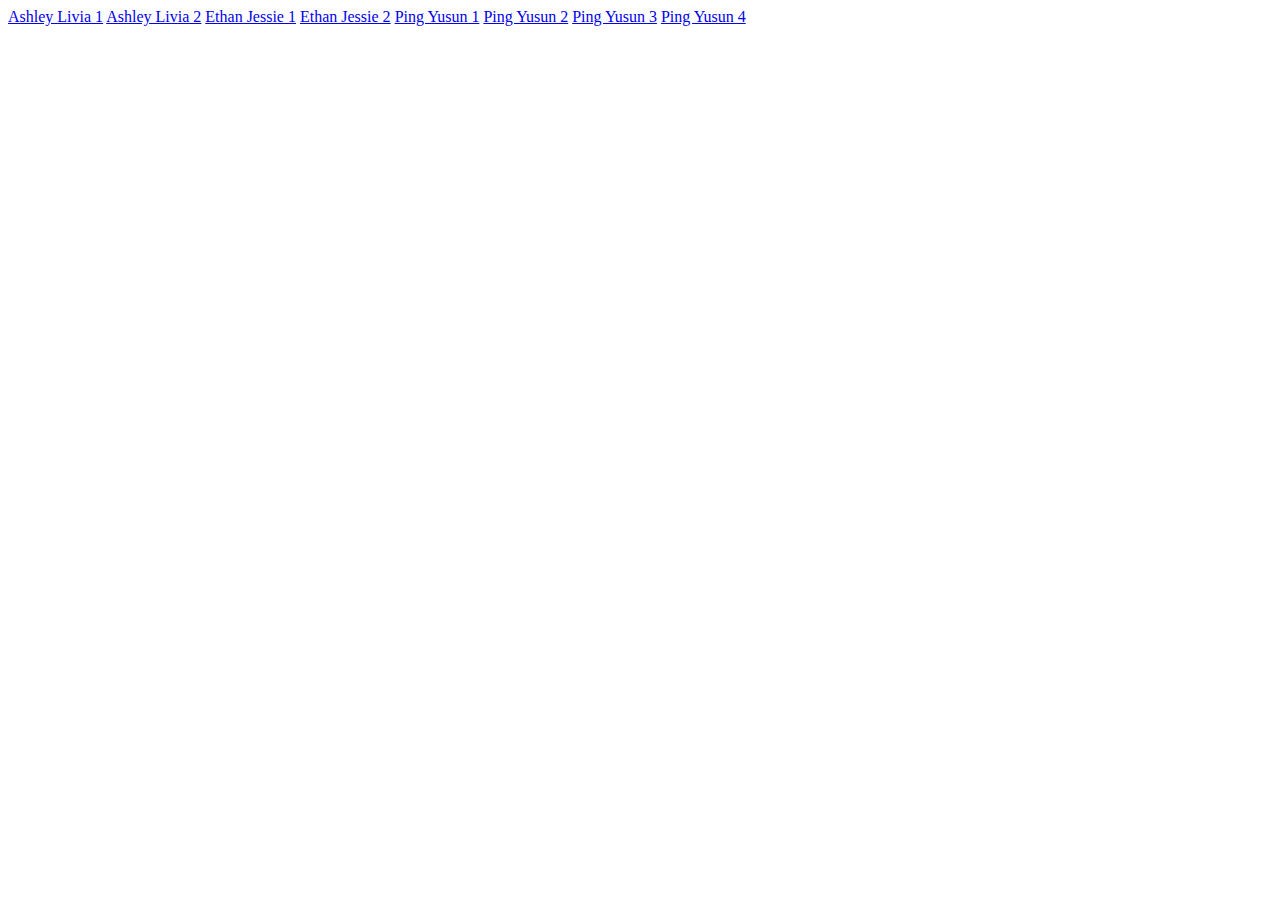
<file: index.html>
<!DOCTYPE html>
<html lang="en">
<head>
    <title>HTML/CSS Final Test</title>
</head>
<body>
    <a href="ashley-livia-1.html" target="_blank">Ashley Livia 1</a>
    <a href="ashley-livia-2.html" target="_blank">Ashley Livia 2</a>
    <a href="ethan-jessie-1.html" target="_blank">Ethan Jessie 1</a>
    <a href="ethan-jessie-2.html" target="_blank">Ethan Jessie 2</a>
    <a href="ping-yusun-1.html" target="_blank">Ping Yusun 1</a>
    <a href="ping-yusun-2.html" target="_blank">Ping Yusun 2</a>
    <a href="ping-yusun-3.html" target="_blank">Ping Yusun 3</a>
    <a href="ping-yusun-4.html" target="_blank">Ping Yusun 4</a>
</body>
</html>
</file>
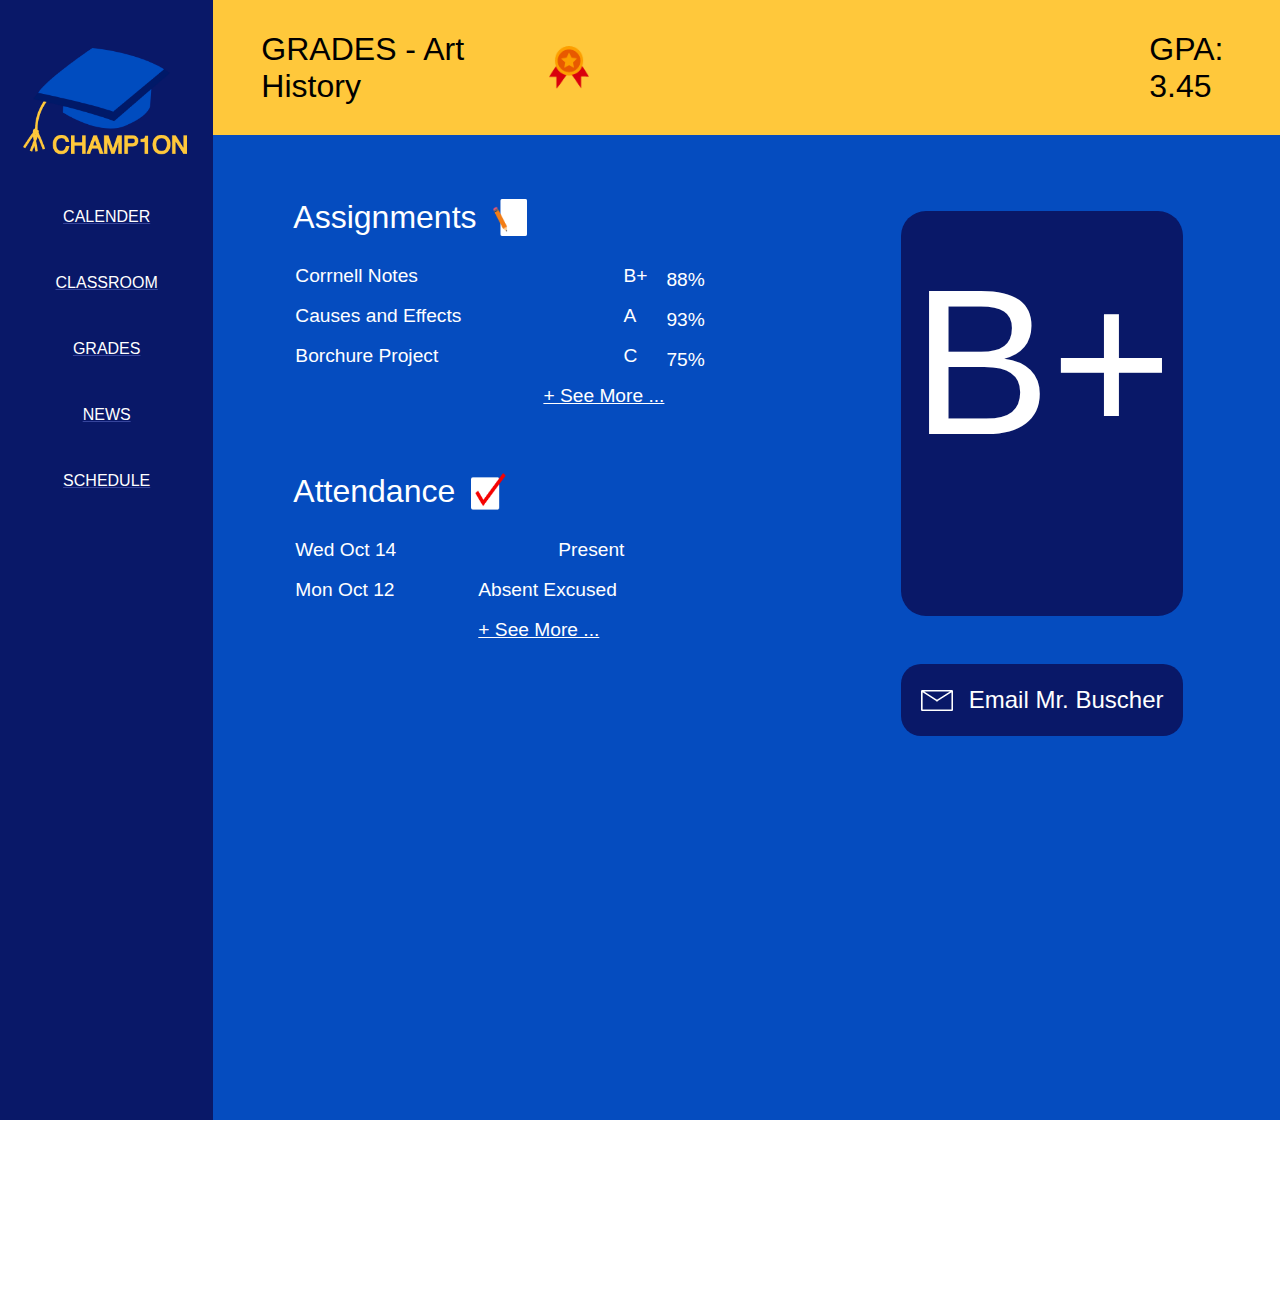
<file: ashley-livia-1.html>
<!DOCTYPE html>
<html lang="en">
<head>
    <link rel="stylesheet" href="style.css">
    <title>ashley-livia-1</title>
</head>
<body>
    <div class="all">
        <div class="top">
            <p>GRADES - Art History</p>
            <img src="images/ashley-livia-assets/Group 28.png">
            <p id="GPA"> GPA: 3.45</p>
        </div>
        <div class="left-side">
            <img src="images/ashley-livia-assets/logo.png">
            <div class="list">CALENDER</div>
            <div class="list">CLASSROOM</div>
            <div class="list">GRADES</div>
            <div class="list">NEWS</div>
            <div class="list">SCHEDULE</div>
        </div>
        <div class="major">
            <div class="M1" id="assignment">Assignments
                <img src="images/ashley-livia-assets/assignments.png">
            </div>
            <table>
                <tr>
                    <td class="content">Corrnell Notes</td>
                    <td class="content" id="grade">B+</td>
                    <td class="C1">88%</td>
                </tr>
                <tr>
                    <td class="content">Causes and Effects</td>
                    <td class="content" id="grade">A</td>
                    <td class="C1">93%</td>
                </tr>
                <tr>
                    <td class="content">Borchure Project</td>
                    <td class="content" id="grade">C</td>
                    <td class="C1">75%</td>
                </tr>
                <tr>
                    <td class="nothing"></td>
                    <td class="see-more">+ See More ...</td>
                </tr>
            </table>
            
            <div class="M1" id="attendance">Attendance
                <img src="images/ashley-livia-assets/attendance.png">
            </div>
            <table>
                <tr>
                    <td class="content">Wed Oct 14</td>
                    <td class="content" id="C2">Present</td>
                </tr>
                <tr>
                    <td class="content">Mon Oct 12</td>
                    <td class="content">Absent Excused</td>
                </tr>
                <tr>
                    <td class="nothing"></td>
                    <td class="see-more">+ See More ...</td>
                </tr>
            </table>

            <!-- <div class="total"> -->
                <div class="overall">
                    <div class="G">B+</div>
                </div>
                <div class="TG">
                    <img src="images/ashley-livia-assets/mail.png">
                    <p>Email Mr. Buscher</p>
                </div>
            <!-- </div> -->
        </div>
        <div class="arrow">
            <img src="images/ashley-livia-assets/ashley-livia-arrow.png">
        </div>
    </div>  
</body>
</html>
</file>
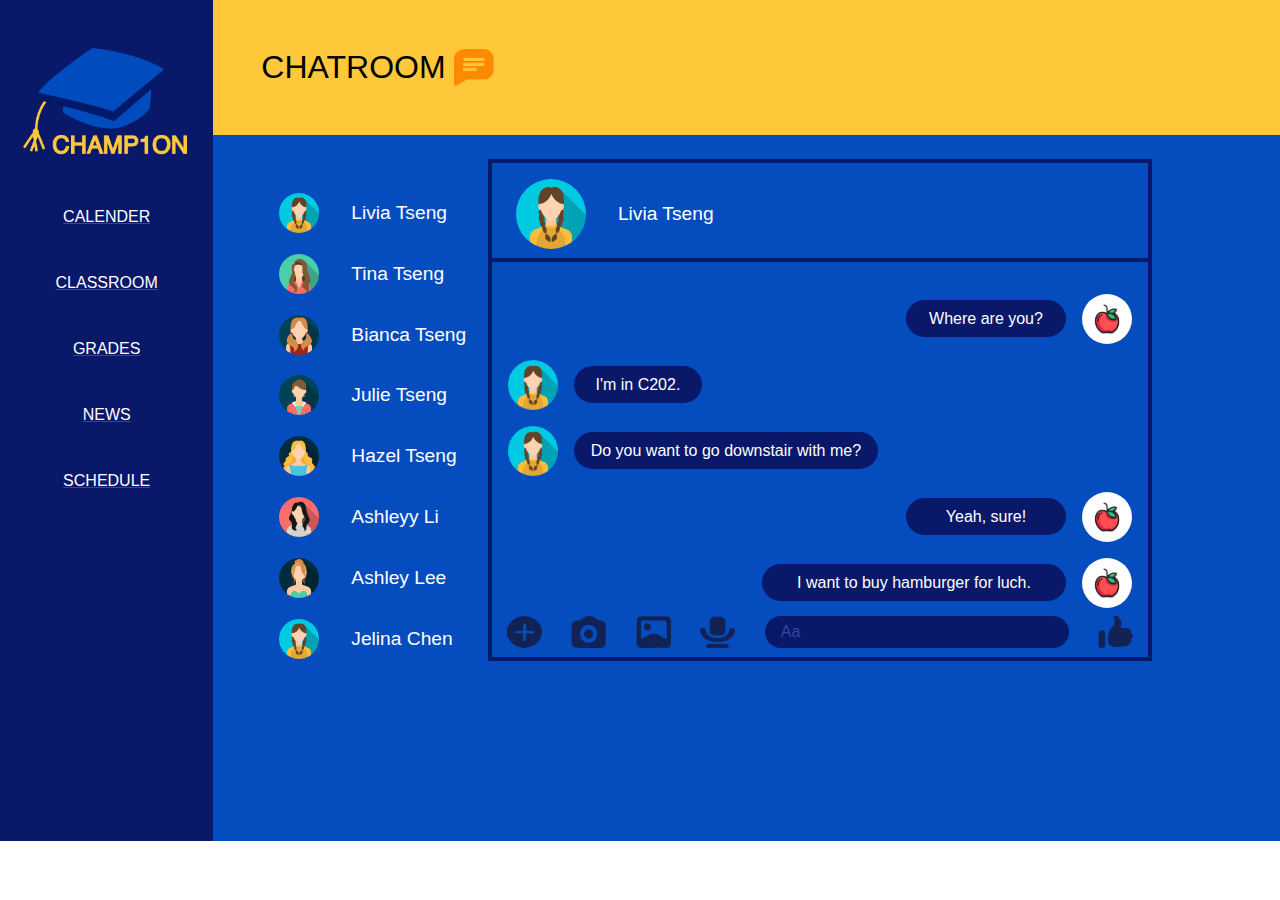
<file: ashley-livia-2.html>
<!DOCTYPE html>
<html lang="en">
<head>
    <link rel="stylesheet" href="style.css">
    <title>ashley-livia-2</title>
</head>
<body>
    <div class="all2">
        <div class="top">
            <p>CHATROOM</p>
            <img src="images/ashley-livia-assets/Group 42.png">
        </div>
        <div class="left-side">
            <img src="images/ashley-livia-assets/logo.png">
            <div class="list">CALENDER</div>
            <div class="list">CLASSROOM</div>
            <div class="list">GRADES</div>
            <div class="list">NEWS</div>
            <div class="list">SCHEDULE</div>
        </div>
        <div class="major-body">
            <div class="name-list">
                <table>
                    <tr>
                        <td class="icon" id="first">
                            <img src="images/ashley-livia-assets/pigtails-icon-flat-single-avatarpeaople-icon-vector-14449821.png">
                            <div class="name">Livia Tseng</div>
                        </td>
                        <td class="icon">
                            <img src="images/ashley-livia-assets/woman-icon-flat-single-avatarpeaople-icon-from-vector-14449863.png">
                            <div class="name">Tina Tseng</div>
                        </td>
                        <td class="icon">
                            <img src="images/ashley-livia-assets/girl-with-tails-icon-flat-single-avatarpeaople-vector-14449860.png">
                            <div class="name">Bianca Tseng</div>
                        </td>
                        <td class="icon">
                            <img src="images/ashley-livia-assets/woman-icon-flat-single-avatarpeaople-icon-from-vector-14449872.png">
                            <div class="name">Julie Tseng</div>
                        </td>
                        <td class="icon">
                            <img src="images/ashley-livia-assets/curly-girl-icon-flat-single-avatarpeaople-icon-vector-14449794.png">
                            <div class="name">Hazel Tseng</div>
                        </td>
                        <td class="icon">
                            <img src="images/ashley-livia-assets/gggg.png">
                            <div class="name">Ashleyy Li</div>
                        </td>
                        <td class="icon">
                            <img src="images/ashley-livia-assets/blonde-icon-flat-single-avatarpeaople-icon-from-vector-14449807.png">
                            <div class="name">Ashley Lee</div>
                        </td>
                        <td class="icon">
                            <img src="images/ashley-livia-assets/pigtails-icon-flat-single-avatarpeaople-icon-vector-14449821.png">
                            <div class="name">Jelina Chen</div>
                        </td>
                    </tr>
                </table>
            </div>
            <div class="chat-box">
                <div class="person">
                    <img src="images/ashley-livia-assets/pigtails-icon-flat-single-avatarpeaople-icon-vector-14449821.png">
                    <div class="name">Livia Tseng</div>
                </div>
                <div class="chat">
                    <div id="line1">
                        <p>Where are you?</p>
                        <div class="BI">
                            <img src="images/ashley-livia-assets/apple icon.png">
                        </div>
                    </div>
                    <div id="line2">
                        <img src="images/ashley-livia-assets/pigtails-icon-flat-single-avatarpeaople-icon-vector-14449821.png">
                        <p>I'm in C202. </p>
                    </div>
                    <div id="line3">
                        <img src="images/ashley-livia-assets/pigtails-icon-flat-single-avatarpeaople-icon-vector-14449821.png">
                        <p>Do you want to go downstair with me?</p>
                    </div>
                    <div id="line4">
                        <p>Yeah, sure!</p>
                        <div class="BI">
                            <img src="images/ashley-livia-assets/apple icon.png">
                        </div>
                    </div>
                    <div id="line5">
                        <p>I want to buy hamburger for luch.</p>
                        <div class="BI">
                            <img src="images/ashley-livia-assets/apple icon.png">
                        </div>
                    </div>
                    <div class="control">
                        <img src="images/ashley-livia-assets/Asset 10.png">
                        <img src="images/ashley-livia-assets/Asset 7.png">
                        <img src="images/ashley-livia-assets/Asset 6.png">
                        <img src="images/ashley-livia-assets/Asset 8.png">
                        <p>Aa</p>
                        <img src="images/ashley-livia-assets/Asset 9.png">
                    </div>
                </div>
            </div>
            <div class="arrow2">
                <img src="images/ashley-livia-assets/ashley-livia-arrow.png">
            </div>
        </div>
    </div>
</body>
</html>
</file>
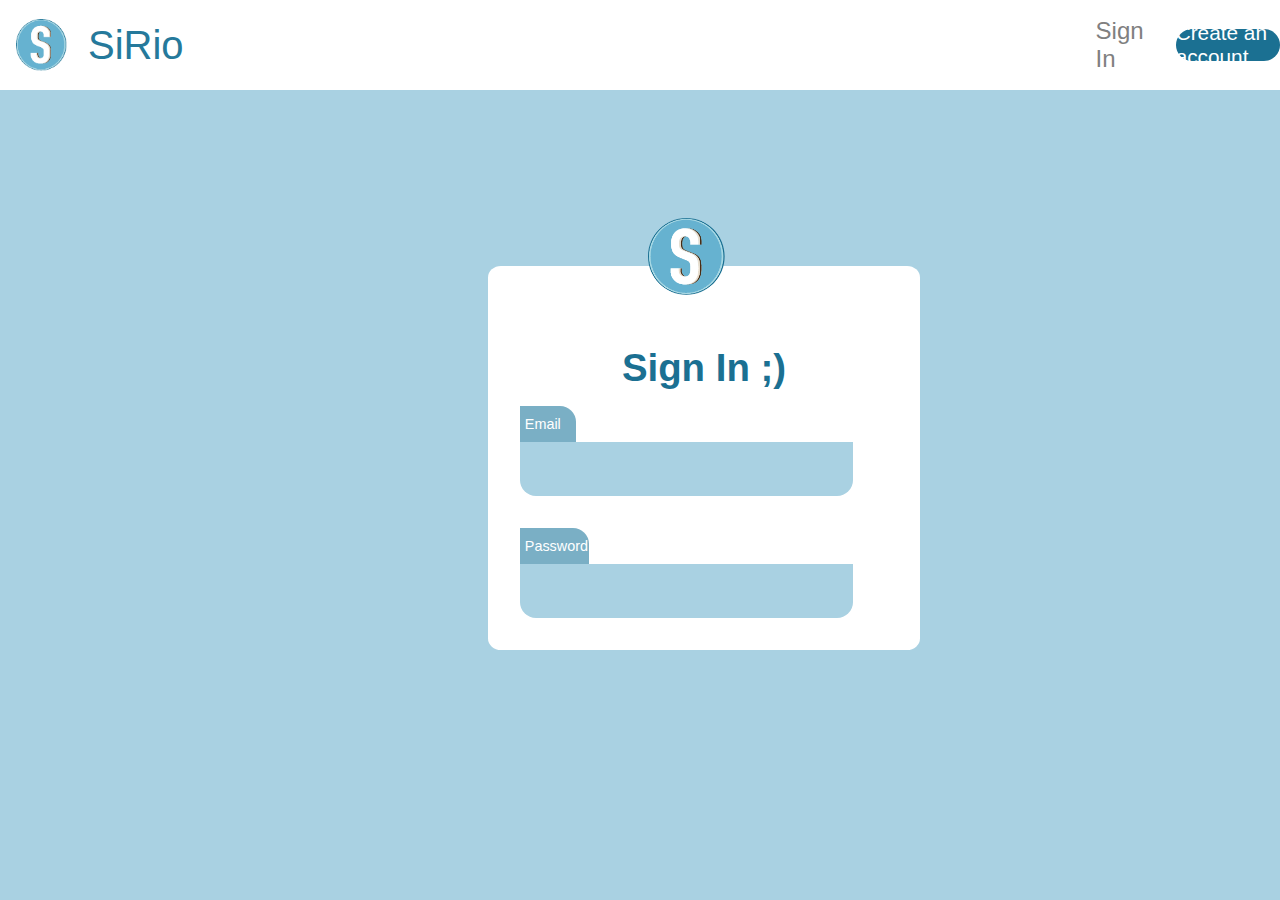
<file: ethan-jessie-1.html>
<!DOCTYPE html>
<html lang="en">
<head>
    <link rel="stylesheet" href="style.css">
    <title>ethan-jessie-1</title>
</head>
<body>
    <div class="background">
        <div class="topnav">
            <img src="images/sirio/Group 4.png">
            <div class="logo"><storng>SiRio</storng></div>
            <div class="sign">Sign In</div>
            <div class="create">Create an account</div>
        </div>
        <div class="main">
            <div class="box">
                <h1 class="title">Sign In ;)</h1>
                <div class="sub-title" id="email">Email</div>
                <div class="box1"></div>
                <div class="sub-title" id="password">Password</div>
                <div class="box1"></div>
            </div>
            <img src="images/sirio/Group 3.png">
        </div>
    </div>
        
</body>
</html>
</file>
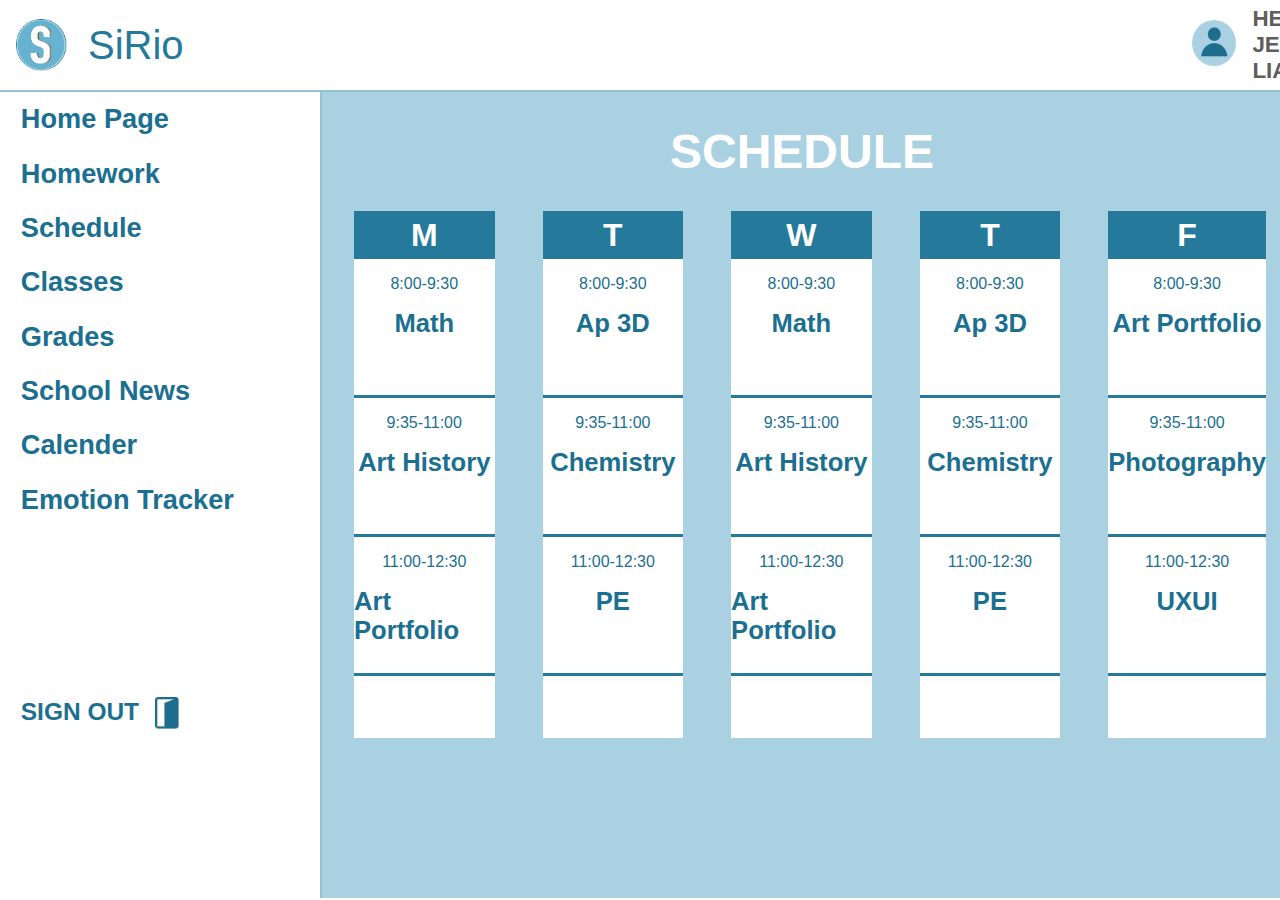
<file: ethan-jessie-2.html>
<!DOCTYPE html>
<html lang="en">
<head>
    <link rel="stylesheet" href="style.css">
    <title>ethan-jessie-2</title>
</head>
<body>
    <div id="background">
        <div class="topnav" id="nav">
            <img src="images/sirio/Group 4.png">
            <div class="logo" id="EJ2">SiRio</div>
            <div id="I1">
                <img src="images/sirio/Group 24.png">
            </div>
            <div class="hello"><strong>HELLO, JESSIE LIAO</strong></div>
        </div>
        <div class="left">
            <div class="list2">
                <div class="menus" id="l1">Home Page</div>
                <div class="menus" id="l2">Homework</div>
                <div class="menus" id="l3">Schedule</div>
                <div class="menus" id="l4">Classes</div>
                <div class="menus" id="l5">Grades</div>
                <div class="menus" id="l6">School News</div>
                <div class="menus" id="l7">Calender</div>
                <div class="menus" id="l8">Emotion Tracker</div>
            </div>
            <div class="left-bottom">
                <div class="menus"id="l9"> SIGN OUT</div>
                <img src="images/sirio/Group 5.png">
            </div>
        </div>
        <div class="right">
            <h1 id="T1">SCHEDULE</h1>
            <div class="table">
                <div class="day" id="Mon">M</div>
                <div class="m-first BS">
                    <div class="time">8:00-9:30</div>
                    <div class="class">Math</div>
                </div>
                <div class="m-second BS">
                    <div class="time">9:35-11:00</div>
                    <div class="class">Art History</div>
                </div>
                <div class="m-third BS">
                    <div class="time">11:00-12:30</div>
                    <div class="class">Art Portfolio</div>
                </div>
                <div class="white-box1 white-box"></div>

                <div class="day" id="Tues">T</div>
                <div class="t-first BS">
                    <div class="time">8:00-9:30</div>
                    <div class="class">Ap 3D</div>
                </div>
                <div class="t-second BS">
                    <div class="time">9:35-11:00</div>
                    <div class="class">Chemistry</div>
                </div>
                <div class="t-third BS">
                    <div class="time">11:00-12:30</div>
                    <div class="class">PE</div>
                </div>
                <div class="white-box2 white-box"></div>
            

                <div class="day" id="Wen">W</div>
                <div class="w-first BS">
                    <div class="time">8:00-9:30</div>
                    <div class="class">Math</div>
                </div>
                <div class="w-second BS">
                    <div class="time">9:35-11:00</div>
                    <div class="class">Art History</div>
                </div>
                <div class="w-third BS">
                    <div class="time">11:00-12:30</div>
                    <div class="class">Art Portfolio</div>
                </div>
                <div class="white-box3 white-box"></div>
            
                <div class="day" id="Thues">T</div>
                <div class="th-first BS">
                    <div class="time">8:00-9:30</div>
                    <div class="class">Ap 3D</div>
                </div>
                <div class="th-second BS">
                    <div class="time">9:35-11:00</div>
                    <div class="class">Chemistry</div>
                </div>
                <div class="th-third BS">
                    <div class="time">11:00-12:30</div>
                    <div class="class">PE</div>
                </div>
                <div class="white-box4 white-box"></div>

                <div class="day" id="Fri">F</div>
                <div class="f-first BS">
                    <div class="time">8:00-9:30</div>
                    <div class="class">Art Portfolio</div>
                </div>
                <div class="f-second BS">
                    <div class="time">9:35-11:00</div>
                    <div class="class">Photography</div>
                </div>
                <div class="f-third BS">
                    <div class="time">11:00-12:30</div>
                    <div class="class">UXUI</div>
                </div>
                <div class="white-box1 white-box"></div>
                <div class="white-box2 white-box"></div>
                <div class="white-box3 white-box"></div>
                <div class="white-box4 white-box"></div>
                <div class="white-box5 white-box"></div>
            </div>
        </div>
    </div> 
</body>
</html>
</file>
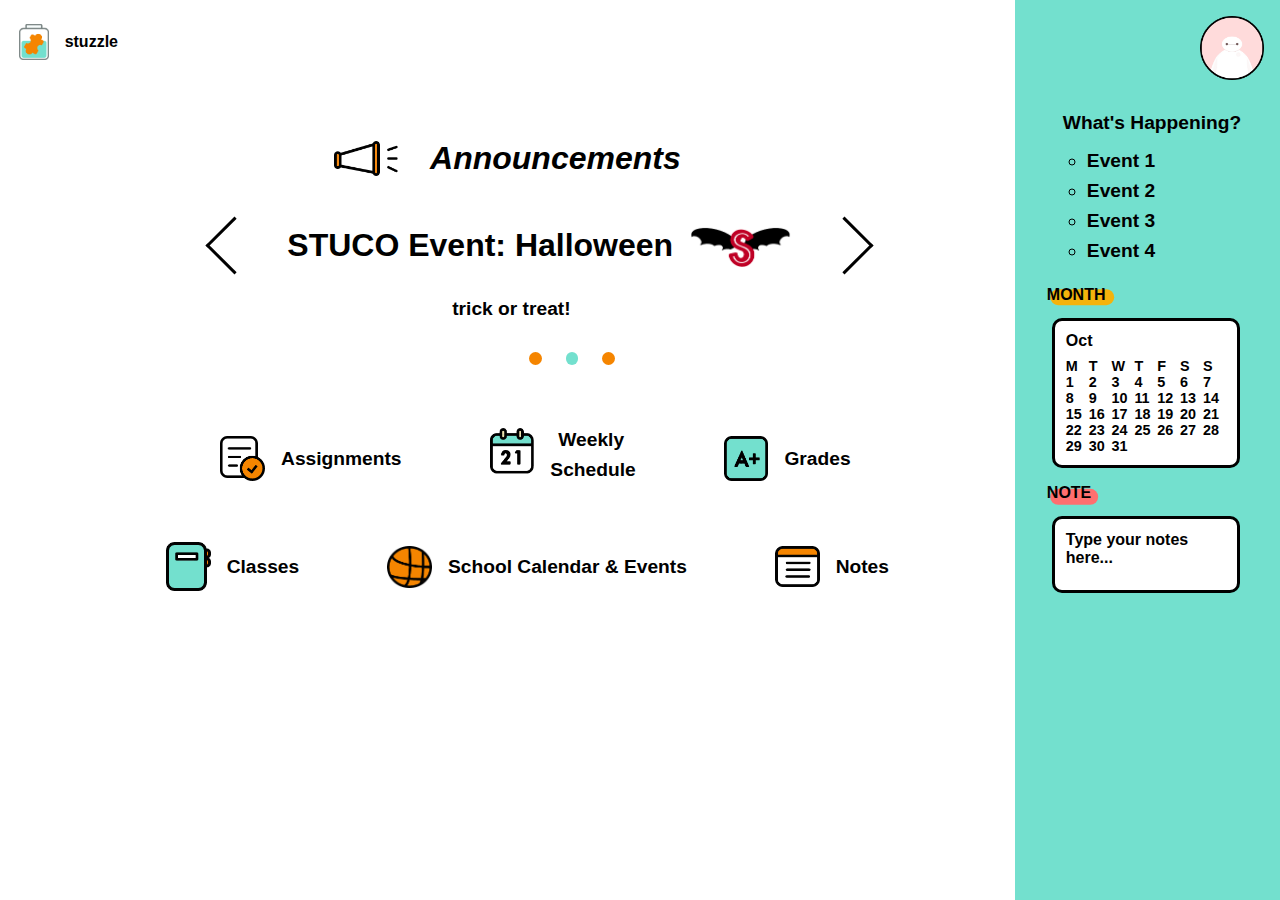
<file: ping-yusun-1.html>
<!DOCTYPE html>
<html lang="en">
<head>
    <link rel="stylesheet" href="style.css">
    <title>ping-yusun-1</title>
</head>
<body>
    <div class="whole">
        <div class="left-hand">
            <div class="top-left">
                <img src="images/site icons/stuzzo.png">
                <h1>stuzzle</h1>
            </div>
            <div class="middle-top">
                <img src="images/site icons/Group 59.png">
            <div class="announcement">Announcements</div>
            </div>
            <div class="middle">
                <i class="arrow3 to-left"></i>
                <p>STUCO Event: Halloween</p>
                <img src="images/site icons/Group 28.png">
                <i class="arrow3 to-right"></i>                
            </div>
            <p class="TRT">trick or treat!</p>
            <div class="circle">
                <div class="round C2"></div>
                <div class="round C3"></div>
                <div class="round C4"></div>
            </div>
            <div class="bottom">
                <div class="bottom-top">
                    <div class="button item1">
                        <img src="images/site icons/Group 23.png">
                        <p class="font">Assignments</p>
                    </div>
                    <div class="button item2">
                        <img src="images/site icons/Group 22.png">
                        <div class="item2-WS">
                            <p class="font" id="Weekly">Weekly</p>
                            <p class="font" id="Schedule">Schedule</p>
                        </div>
                    </div>
                    <div class="button item3">
                        <img src="images/site icons/Group 34.png">
                        <p class="font">Grades</p>
                    </div>
                </div>
                <div class="bottom-down">
                    <div class=" button item4">
                        <img src="images/site icons/Group 12.png">
                        <p class="font">Classes</p>
                    </div>
                    <div class="button item5">
                        <img src="images/site icons/Group 4.png">
                        <p class="font">School Calendar & Events</p>
                    </div>
                    <div class="button item6">
                        <img src="images/site icons/Group 47.png">
                        <p class="font">Notes</p>
                    </div>
                </div>
            </div>
        </div>
        <div class="right-hand">
            <div id="baymax">
                <img src="images/site icons/baymax.png">
            </div>
            <div class="listed-events">
                <p class="events">What's Happening?</p>
                <ul class="events">
                    <li class="item">Event 1</li>
                    <li class="item">Event 2</li>
                    <li class="item">Event 3</li>
                    <li class="item">Event 4</li>
                </ul>
            </div>
            <div class="month2">
                <p>MONTH</p>
                <div class="back"></div>
                <div class="block">
                    <h3>Oct</h3>
                    <div class="none"></div>
                    <p id="M">M</p>
                    <p id="T">T</p>
                    <p id="Wed">W</p> 
                    <p id="Th">T</p>
                    <p id="F">F</p>
                    <p id="S">S</p>
                    <p id="Sun">S</p>
                    <p id="D1">1</p>
                    <p id="D2">2</p>
                    <p id="D3">3</p>
                    <p id="D4">4</p>
                    <p id="D5">5</p>
                    <p id="D6">6</p>
                    <p id="D7">7</p>
                    <p id="D8">8</p>
                    <p id="D9">9</p>
                    <p id="D10">10</p>
                    <p id="D11">11</p>
                    <p id="D12">12</p>
                    <p id="D13">13</p>
                    <p id="D14">14</p>
                    <p id="D15">15</p>
                    <p id="D16">16</p>
                    <p id="D17">17</p>
                    <p id="D18">18</p>
                    <p id="D19">19</p>
                    <p id="D20">20</p>
                    <p id="D21">21</p>
                    <p id="D22">22</p>
                    <p id="D23">23</p>
                    <p id="D24">24</p>
                    <p id="D25">25</p>
                    <p id="D26">26</p>
                    <p id="D27">27</p>
                    <p id="D28">28</p>
                    <p id="D29">29</p>
                    <p id="D30">30</p>
                    <p id="D31">31</p>
                    <div class="none2"></div>
                </div>
            </div>
            <div class="note">
                <p>NOTE</p>
                <div class="back2"></div>
                <div class="block2">
                    <p>Type your notes here...</p>
                </div>
            </div>
        </div>
    </div>
    
</body>
</html>
</file>
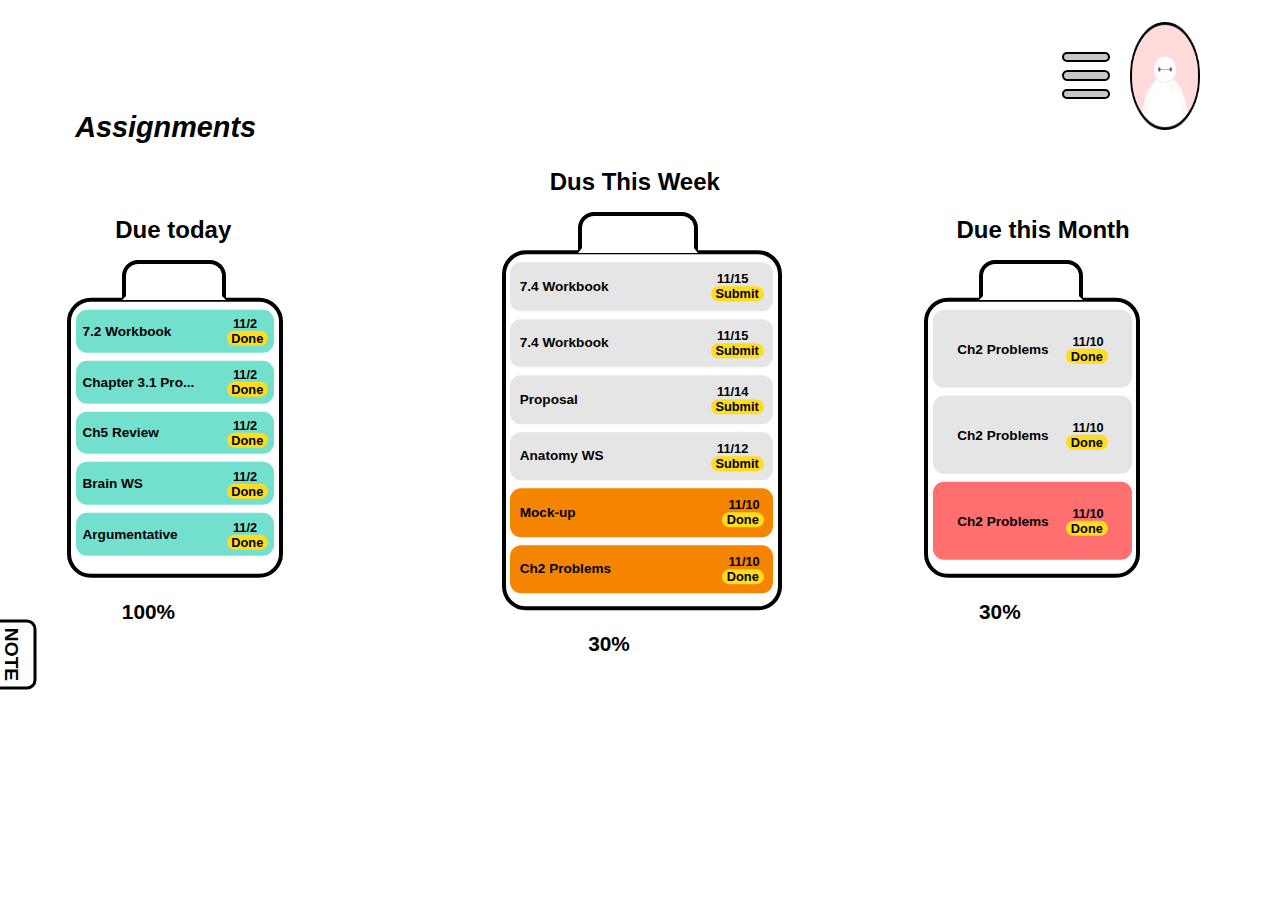
<file: ping-yusun-2.html>
<!DOCTYPE html>
<html lang="en">
<head>
    <link rel="stylesheet" href="style.css">
    <title>ping-yusun-2</title>
</head>
<body>
    <div class="headnav">
        <div class="three-lines">
            <div class="gray-line" id="GL1"></div>
            <div class="gray-line" id="GL2"></div>
            <div class="gray-line" id="GL3"></div>
        </div>
        <img src="images/site icons/baymax.png">
    </div>
    <p class="topic">Assignments</p>
    <div class="detail">
        <div class="battery" id="B1">
            <p>Due today</p>
            <div class="top-head"></div>
            <div class="container">
                <div class="task DT">
                    <p class="specific">7.2 Workbook</p>
                    <div class="due">
                        <div class="period">11/2</div>
                        <div class="progress">Done</div>
                    </div>
                </div>
                <div class="task DT">
                    <p class="specific">Chapter 3.1 Pro...</p>
                    <div class="due">
                        <div class="period">11/2</div>
                        <div class="progress">Done</div>
                    </div>
                </div>
                <div class="task DT">
                    <p class="specific">Ch5 Review</p>
                    <div class="due">
                        <div class="period">11/2</div>
                        <div class="progress">Done</div>
                    </div>
                </div>
                <div class="task DT">
                    <p class="specific">Brain WS</p>
                    <div class="due">
                        <div class="period">11/2</div>
                        <div class="progress">Done</div>
                    </div>
                </div>
                <div class="task DT">
                    <p class="specific">Argumentative</p>
                    <div class="due">
                        <div class="period">11/2</div>
                        <div class="progress">Done</div>
                    </div>
                </div>
            </div>
        </div>
        <div class="percent">100%</div>
        <div class="battery" id="B2">
            <p>Dus This Week</p>
            <div class="top-head2"></div>
            <div class="container2">
                <div class="task DTW">
                    <p class="specific">7.4 Workbook</p>
                    <div class="due">
                        <div class="period">11/15</div>
                        <div class="progress">Submit</div>
                    </div>
                </div>
                <div class="task DTW">
                    <p class="specific">7.4 Workbook</p>
                    <div class="due">
                        <div class="period">11/15</div>
                        <div class="progress">Submit</div>
                    </div>
                </div>
                <div class="task DTW">
                    <p class="specific">Proposal</p>
                    <div class="due">
                        <div class="period">11/14</div>
                        <div class="progress">Submit</div>
                    </div>
                </div>
                <div class="task DTW">
                    <p class="specific">Anatomy WS</p>
                    <div class="due">
                        <div class="period">11/12</div>
                        <div class="progress">Submit</div>
                    </div>
                </div>
                <div class="task DTWF">
                    <p class="specific">Mock-up</p>
                    <div class="due">
                        <div class="period">11/10</div>
                        <div class="progress">Done</div>
                    </div>
                </div>
                <div class="task DTWF">
                    <p class="specific">Ch2 Problems</p>
                    <div class="due">
                        <div class="period">11/10</div>
                        <div class="progress">Done</div>
                    </div>
                </div>
            </div>
        </div>
        <div class="percent2">30%</div>
        <div class="battery" id="B3">
            <p>Due this Month</p>
            <div class="top-head"></div>
            <div class="container">
                <div class="task DTM">
                    <p class="specific">Ch2 Problems</p>
                    <div class="due">
                        <div class="period">11/10</div>
                        <div class="progress">Done</div>
                    </div>
                </div>
                <div class="task DTM">
                    <p class="specific">Ch2 Problems</p>
                    <div class="due">
                        <div class="period">11/10</div>
                        <div class="progress">Done</div>
                    </div>
                </div>
                <div class="task DTMF">
                    <p class="specific">Ch2 Problems</p>
                    <div class="due">
                        <div class="period">11/10</div>
                        <div class="progress">Done</div>
                    </div>
                </div>
            </div>
        </div>
        <div class="percent">30%</div>
    </div>
    <div class="side-note">
        <p>NOTE</p>
    </div>
</body>
</html>
</file>
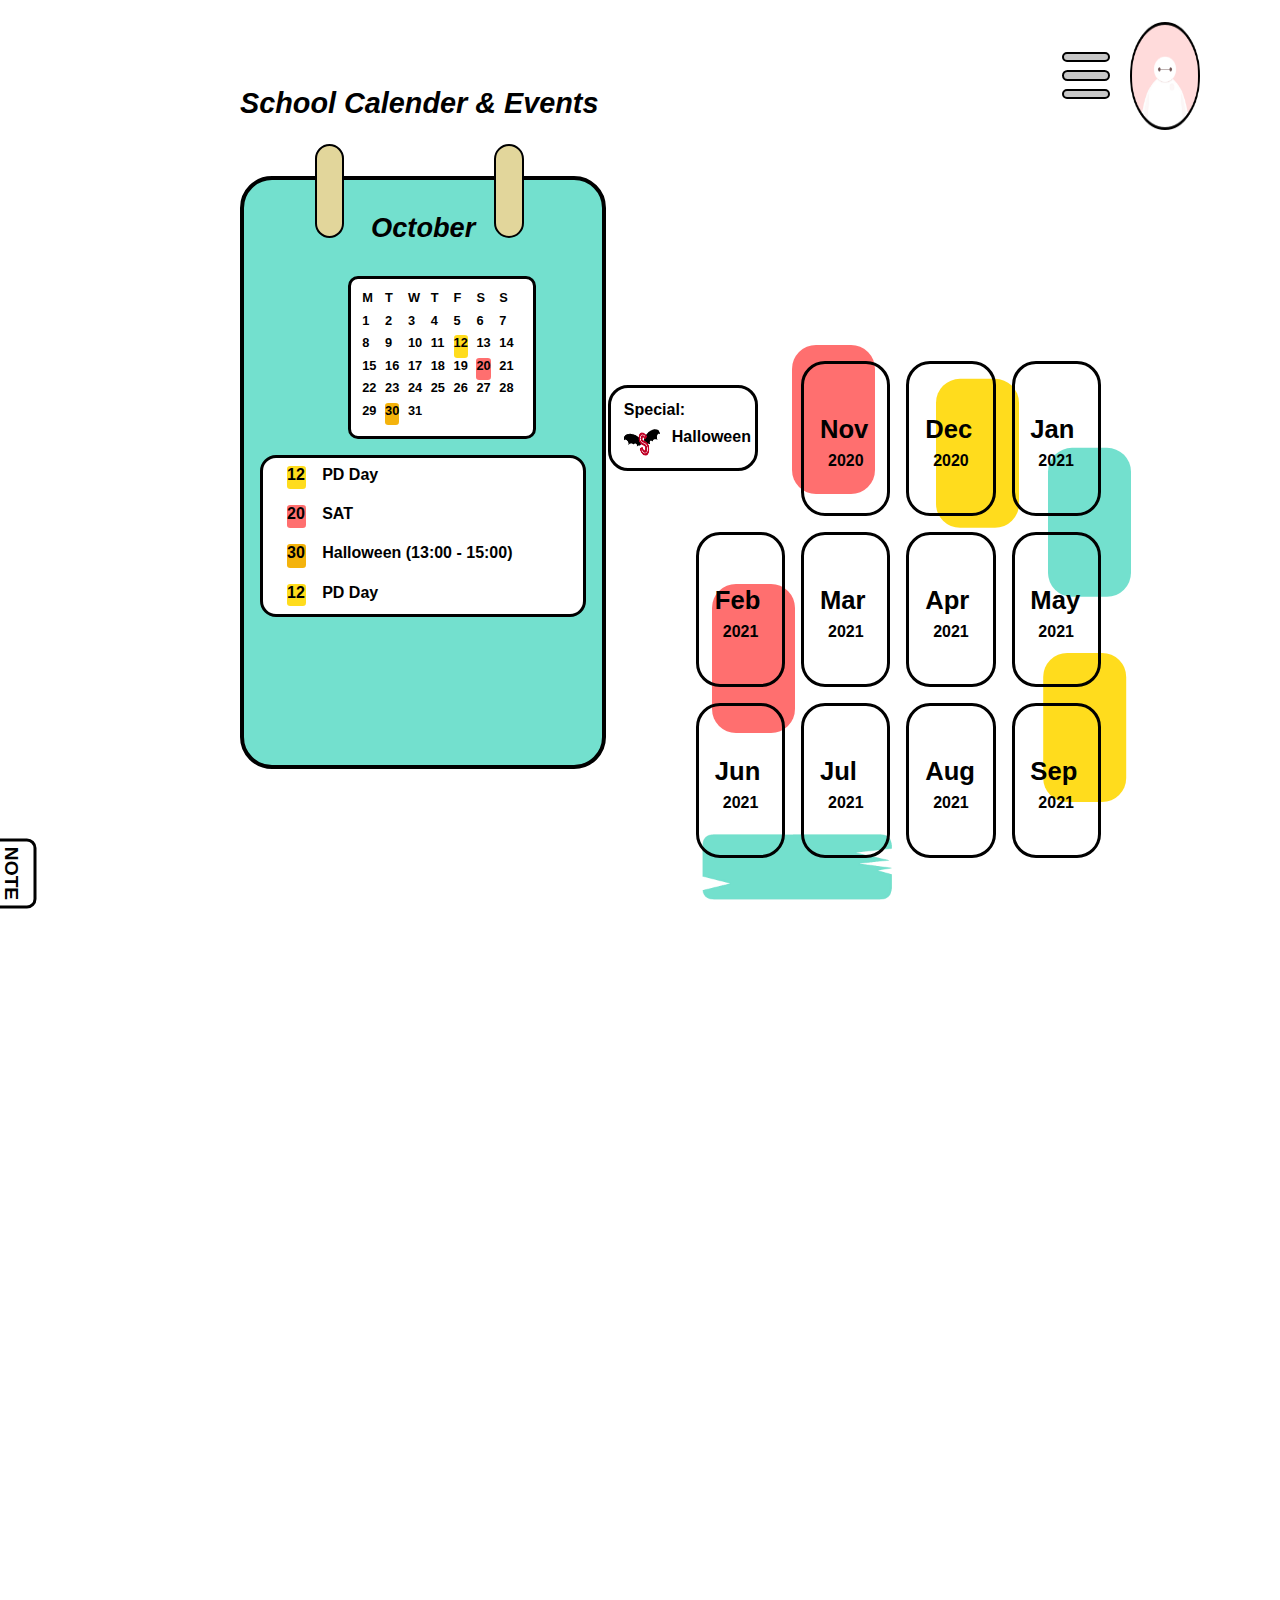
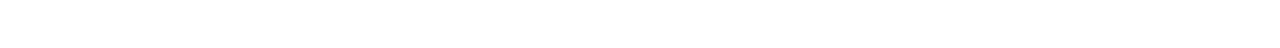
<file: ping-yusun-3.html>
<!DOCTYPE html>
<html lang="en">
<head>
    <link rel="stylesheet" href="style.css">
    <title>ping-yusun-3</title>
</head>
<body>
    <div class="headnav" id="HN">
        <div class="three-lines" id="TLS">
            <div class="gray-line" id="GL1"></div>
            <div class="gray-line" id="GL2"></div>
            <div class="gray-line" id="GL3"></div>
        </div>
        <img src="images/site icons/baymax.png">
    </div>
    <p class="topic" id="T2">School Calender & Events</p>
    <div class="ping">
        <div class="earth-line"></div>
        <div class="earth-line"></div>
    </div>
    <div class="package">
        <p>October</p>
        <div id="block">
            <p id="M">M</p>
            <p id="T">T</p>
            <p id="Wed">W</p> 
            <p id="Th">T</p>
            <p id="F">F</p>
            <p id="S">S</p>
            <p id="Sun">S</p>
            <p id="D1">1</p>
            <p id="D2">2</p>
            <p id="D3">3</p>
            <p id="D4">4</p>
            <p id="D5">5</p>
            <p id="D6">6</p>
            <p id="D7">7</p>
            <p id="D8">8</p>
            <p id="D9">9</p>
            <p id="D10">10</p>
            <p id="D11">11</p>
            <p id="D12" class="HL1">12</p>
            <p id="D13">13</p>
            <p id="D14">14</p>
            <p id="D15">15</p>
            <p id="D16">16</p>
            <p id="D17">17</p>
            <p id="D18">18</p>
            <p id="D19">19</p>
            <p id="D20" class="HL2">20</p>
            <p id="D21">21</p>
            <p id="D22">22</p>
            <p id="D23">23</p>
            <p id="D24">24</p>
            <p id="D25">25</p>
            <p id="D26">26</p>
            <p id="D27">27</p>
            <p id="D28">28</p>
            <p id="D29">29</p>
            <p id="D30" class="HL3">30</p>
            <p id="D31">31</p>
            <div class="none2"></div>
        </div>
        <div class="box2">
            <div class="sub-information">
                <p class="number" id="N1">12</p>
                <p class="event">PD Day</p>
            </div>
            <div class="sub-information">
                <p class="number" id="N2">20</p>
                <p class="event">SAT</p>
            </div>
            <div class="sub-information">
                <p class="number" id="N3">30</p>
                <p class="event">Halloween (13:00 - 15:00)</p>
            </div>
            <div class="sub-information">
                <p class="number" id="N1">12</p>
                <p class="event">PD Day</p>
            </div>
        </div>
    </div>
    <div class="holiday">
        <p class="particular">Special:</p>
        <div class="H1">
            <img src="images/site icons/Group 28.png">
            <p class="particular">Halloween</p>
        </div>
    </div>
    <div class="months">
        <div class="non3"></div>
        <div class="box3">
            <div class="thing" id="thing1">
                <p class="full-moon">Nov</p>
                <p class="year">2020</p>
            </div>
        </div>
        <div class="box3">
            <div class="thing" id="thing2">
                <p class="full-moon">Dec</p>
                <p class="year">2020</p>
            </div>
        </div>
        <div class="box3">
            <div class="thing" id="thing3">
                <p class="full-moon">Jan</p>
                <p class="year">2021</p>
            </div>
        </div> 
        <div class="box3">
            <div class="thing" id="thing4">
                <p class="full-moon">Feb</p>
                <p class="year">2021</p>
            </div>
        </div> 
        <div class="box3">
            <div class="thing" id="thing5">
                <p class="full-moon">Mar</p>
                <p class="year">2021</p>
            </div>
        </div>
        <div class="box3">
            <div class="thing" id="thing6">
                <p class="full-moon">Apr</p>
                <p class="year">2021</p>
            </div>
        </div>
        <div class="box3">
            <div class="thing" id="thing7">
                <p class="full-moon">May</p>
                <p class="year">2021</p>
            </div>
        </div>
        <div class="box3">
            <div class="thing" id="thing8">
                <p class="full-moon">Jun</p>
                <p class="year">2021</p>
            </div>
        </div>
        <div class="box3">
            <div class="thing" id="thing9">
                <p class="full-moon">Jul</p>
                <p class="year">2021</p>
            </div>
        </div>
        <div class="box3">
            <div class="thing" id="thing10">
                <p class="full-moon">Aug</p>
                <p class="year">2021</p>
            </div>
        </div>
        <div class="box3">
            <div class="thing" id="thing11">
                <p class="full-moon">Sep</p>
                <p class="year">2021</p>
            </div>
        </div>
    </div>
    <div class="back3" id="BK1"></div>
    <div class="back3" id="BK2"></div>
    <div class="back3" id="BK3"></div>
    <div class="back3" id="BK4"></div>
    <div class="back3" id="BK5"></div>
    <div class="back4">
        <img src="images/site icons/插圖.png">
    </div>
    <div class="side-note" id="SN">
        <p>NOTE</p>
    </div>

    
</body>
</html>
</file>
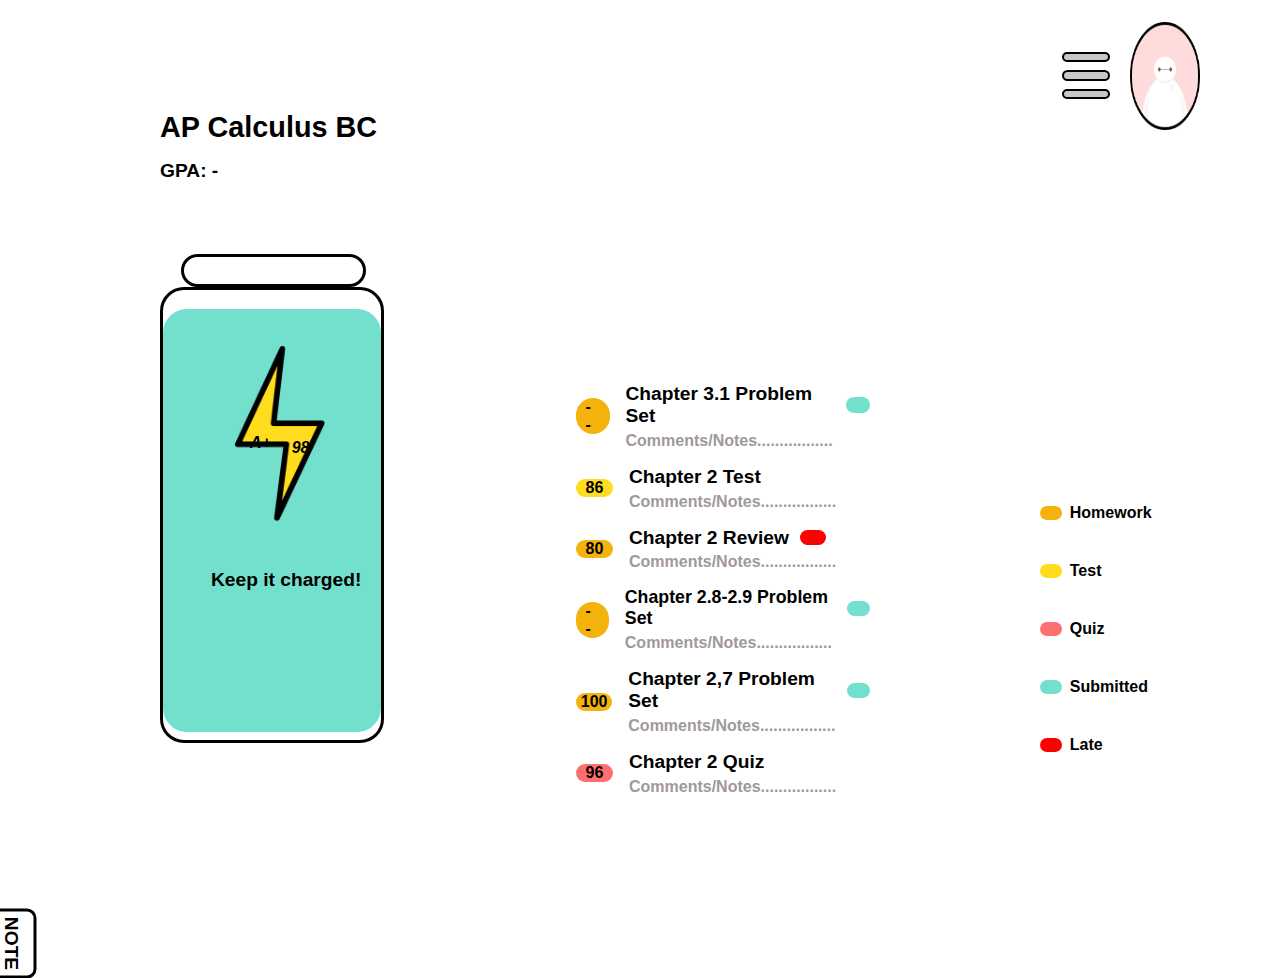
<file: ping-yusun-4.html>
<!DOCTYPE html>
<html lang="en">
<head>
    <link rel="stylesheet" href="style.css">
    <title>ping-yusun-4</title>
</head>
<body>
    <div class="headnav" id="HN3">
        <div class="three-lines">
            <div class="gray-line" id="GL1"></div>
            <div class="gray-line" id="GL2"></div>
            <div class="gray-line" id="GL3"></div>
        </div>
        <img src="images/site icons/baymax.png">
    </div>
    <p class="topic" id="T3">AP Calculus BC</p>
    <p class="topic" id="T4">GPA: -</p>
    <div class="battery3">
        <div class="heading"></div>
        <div class="amount">
            <img src="images/site icons/lightning .png">
            <div class="back-box"></div>
            <div class="overall-grade">
                <p class="alphebet">A+</p>
                <p class="number3">98</p>
            </div>
            <p class="positive">Keep it charged!</p>
        </div>
    </div>
  
    <div class="work">
        <div class="actual-grade" id="BAC1">- -</div>
        <div class="work-detail">
            <div class="work-name">Chapter 3.1 Problem Set
                <div class="turn-in" id="TI1"></div>
            </div>
            <div class="comments">Comments/Notes.................</div>
        </div>
    </div>
    <div class="work">
        <div class="actual-grade" id="BAC2">86</div>
        <div class="work-detail">
            <div class="work-name">Chapter 2 Test</div>   
            <div class="comments">Comments/Notes.................</div>
        </div>
    </div>
    <div class="work">
        <div class="actual-grade" id="BAC1">80</div>
        <div class="work-detail">
            <div class="work-name">Chapter 2 Review
                <div class="turn-in" id="TI2"></div>
            </div>
            <div class="comments">Comments/Notes.................</div>
        </div>
    </div>
    <div class="work">
        <div class="actual-grade" id="BAC1">- -</div>
        <div class="work-detail">
            <div class="work-name" id="WN">Chapter 2.8-2.9 Problem Set
                <div class="turn-in" id="TI1"></div>
            </div>
            <div class="comments">Comments/Notes.................</div>
        </div>
    </div>
    <div class="work">
        <div class="actual-grade" id="BAC4">100</div>
        <div class="work-detail">
            <div class="work-name">Chapter 2,7 Problem Set
                <div class="turn-in" id="TI1"></div>
            </div>
            <div class="comments">Comments/Notes.................</div>
        </div>
    </div>
    <div class="work">
        <div class="actual-grade" id="BAC5">96</div>
        <div class="work-detail">
            <div class="work-name">Chapter 2 Quiz</div>
            <div class="comments">Comments/Notes.................</div>
        </div>
    </div>
    <div class="symbol">
        <div class="color-bar" id="CB1"></div>
        <div class="define">Homework</div>
    </div>
    <div class="symbol">
        <div class="color-bar" id="CB2"></div>
        <div class="define">Test</div>
    </div>
    <div class="symbol">
        <div class="color-bar" id="CB3"></div>
        <div class="define">Quiz</div>
    </div>
    <div class="symbol">
        <div class="color-bar" id="CB4"></div>
        <div class="define">Submitted</div>
    </div>
    <div class="symbol">
        <div class="color-bar" id="CB5"></div>
        <div class="define">Late</div>
    </div>
    <div class="side-note" id="SN2">
        <p>NOTE</p>
    </div>
</body>
</html>
</file>
<file: style.css>
*{
    margin:0;
    padding:0;
}

/* ethan-jessie-1 */
/* ethan-jessie-1: Heading */
.topnav{
    background-color: white;
    width: 100vw;
    height: 10vh;
    display:flex;
    align-items: center;
    font-family: Arial, Helvetica, sans-serif;
}

.topnav > img {
    width: 4%;
    padding: 1rem;
}

.logo{
    font-size: 2.5rem;
    padding-left: 0.3rem;
    color: #25799b;
}

.sign{
    font-size: 1.5rem;
    padding-left: 57rem;
    padding-right: 2rem;
    color:gray;
    font-family: Arial, Helvetica, sans-serif;
}

.create{
    font-size: 1.3rem;
    border-radius: 25px;
    background-color: #1B7092;
    color:white;
    width: 13rem;
    height: 2rem;
    display:flex;
    justify-content: center;
    align-items: center;
    font-family: Arial, Helvetica, sans-serif;
}

/* ethan-jessie-1: body */
.background{
    background-color: #A9D1E2;
    width: 100vw;
    height: 100vh;
    position: absolute;
}

.box{
    background-color:white;
    width: 27rem;
    height:24rem;
    border-radius: 3%;
    transform: translate(30.5rem, 11rem);
    position: absolute;
}

.main > img{
    width: 6%;
    padding: 1rem;
    transform:translate(39.5rem, 7rem);
}

.title{
    display: flex;
    justify-content: center;
    font-size: 2.4rem;
    padding-top: 5rem;
    color: #1B7092;
    font-family: Arial, Helvetica, sans-serif;
}

.sub-title{
    color:white;
    border: 0px none white;
    border-top-right-radius: 1rem;;
    background-color: #7aafc5;
    display:flex;
    justify-content: flex-start;
    align-items: center;
    margin-left: 2rem;
    margin-top:1rem;
    font-size: 0.9rem;
    padding-left: 0.3rem;
}

#email{
    width: 4vw;
    height: 4vh;
    font-family: Arial, Helvetica, sans-serif;

}

#password{
    width: 5vw;
    height: 4vh;
    font-family: Arial, Helvetica, sans-serif;

}

.box1{
    border: 1px none white;
    border-bottom-left-radius: 1rem;
    border-bottom-right-radius: 1rem;
    background-color: #A9D1E2;
    width: 26vw;
    height: 6vh;
    margin-left: 2rem;
    margin-bottom:2rem;
}

/* ethan-jessie-2 */
/* ethan-jessie-2: layout */
#background{
    height: 89.6vh;
    display: grid;
    grid-template-rows: 1fr 10fr;
    grid-template-columns: 1fr 1fr 1fr 1fr;
    grid-template-areas: 
    "nav nav nav nav"
    "left-handed right-handed right-handed right-handed"
    "left-handed right-handed right-handed right-handed";
}
/* ethan-jessie-2: heading */
#nav{
    border-bottom:2px solid #95c1d4;
    grid-area: nav;
    width: 100vw;
}

.hello{
    font-size: 1.4rem;
    color: rgb(97, 93, 93);
}

#I1{
    padding-left: 63rem;
    padding-right: 1rem;
}

#I1 > img{
    width: 2.8rem;
}

/* ethan-jessie-2: left */
.left{
    background-color: white;
    width: 25vw;
    height: 89.6vh;
    border-right: 2px solid #95c1d4;
    grid-area: left-handed;
}

.list2{
    display:grid;
    grid-template-columns: 8fr;
    grid-template-rows: 1fr 1fr 1fr 1fr 1fr 1fr 1fr 1fr;
    grid-template-areas: 
    "l1"
    "l2"
    "l3"
    "l4"
    "l5"
    "l6"
    "l7"
    "l8";
}

div.menus{
    font-weight: bold;
    font-size: 1.7em;
    color: #1B7092;
    padding-bottom: 0.7rem;
    padding-left: 1.3rem;
    padding-top: 0.7rem;
    font-family: Arial, Helvetica, sans-serif;
}

#l1{
    grid-area: l1;
}

#l2{
    grid-area: l2;
}

#l3{
    grid-area: l3;    
}

#l4{
    grid-area: l4;
}

#l5{
    grid-area: l5;
}

#l6{
    grid-area: l6;
}

#l7{
    grid-area: l7;
}

#l8{
    grid-area: l8;
}

.left-bottom{
    padding-top: 10rem;
    display: flex;
    font-size: 0.9rem;
}

.left-bottom > img{
    width: 1.5rem;
    height: 2rem;
    padding-left: 1rem;
    padding-top: 0.6rem;
}

/* ethan-jessie-2: right */

.right{
    grid-area: right-handed;
    background-color: #A9D1E2;
    height: 89.6vh;
}

#T1{
    color: white;
    padding-top: 2rem;
    font-size: 3rem;
    display:flex;
    justify-content: center;
    font-family: Arial, Helvetica, sans-serif;
}

.day{
    display:flex;
    justify-content: center;
    align-items: center;
    font-weight: bold;
    font-size: 2rem;
    font-family: Arial, Helvetica, sans-serif;
    color: white;
    background-color: #25799b;
    margin-left: 2rem;
    margin-right: 1rem;
    height: 3rem;

}

.BS{
    background-color: white;
    margin-left: 2rem;
    margin-right: 1rem;
    border-bottom: 0.2rem solid #25799b;
    height: 8.5rem;
}

.time{
    display: flex;
    justify-content: center;
    align-items: center;
    font-family: Arial, Helvetica, sans-serif;
    color: #1B7092;
    padding-top: 1rem;
    font-size: 1rem;
}

.class{
    display: flex;
    justify-content: center;
    align-items: center;
    font-weight: bold;
    color: #1B7092;
    padding-top: 1rem;
    font-size: 1.6rem;
    font-family: Arial, Helvetica, sans-serif;
}

.white-box{
    background-color: white;
    margin-left: 2rem;
    margin-right: 1rem;
    height: 3.9rem;
}

.table{
    padding-top: 2rem;
    display: grid;
    grid-template-rows: 0.3fr 1fr 1fr 1fr 0.3fr;
    grid-template-columns: 1fr 1fr 1fr 1fr 1fr;
    grid-template-areas: 
    "m t w th f"
    "MF TF WF THF FF"
    "MS TS WS THS FS"
    "MT TT WT THT FT"
    "WB1 WB2 WB3 WB4 WB5";
}

#Mon{
    grid-area: m;
}

#Tues{
    grid-area: t;
}

#Wen{
    grid-area: w;
}

#Thues{
    grid-area: th;
}

#Fri{
    grid-area: f;
}

#first{
    grid-area:first;
}

#second{
    grid-area: second;
}

#third{
    grid-area: third;
}

.m-first{
    grid-area: MF;
}

.m-second{
    grid-area: MS;
}

.m-third{
    grid-area: MT;
}

.t-first{
    grid-area: TF;
}

.t-second{
    grid-area: TS;
}

.t-third{
    grid-area: TT;
}

.w-first{
    grid-area: WF;
}

.w-second{
    grid-area: WS;
}

.w-third{
    grid-area: WT;
}

.th-first{
    grid-area: THF;
}

.th-second{
    grid-area: THS;
}

.th-third{
    grid-area: THT;
}

.f-first{
    grid-area: FF;
}

.f-second{
    grid-area: FS;
}

.f-third{
    grid-area: FT;
}

.white-box1{
    grid-area: WB1;
}

.white-box2{
    grid-area: WB2;
}

.white-box3{
    grid-area: WB3;
}

.white-box4{
    grid-area: WB4;
}

.white-box5{
    grid-area: WB5;
}


/* ashley-livia-1 */
/* ashley-livia-1: layout */

.all{
    display: grid;
    grid-template-rows: 0.5fr 5fr;
    grid-template-columns: 0.8fr 4fr;
    grid-template-areas: 
    "LS T"
    "LS RS";
}

/* ashley-livia-1: top */
.top{
    grid-area: T;
    background-color:#FFC83B;
    display: flex;
    align-items: center;
    height: 15vh;
}

.top > p{
    font-family: Arial, Helvetica, sans-serif;
    font-size: 2rem;
    padding-left: 3rem;
}

.top > img{
    margin-left: 0.5rem;
    width: 2.5rem;
}

#GPA {
    margin-left: 32rem;
}

/* ashley-livia-1: left-side */
.left-side > img{
    width: 13vw;
    display: block;
    margin-left: auto;
    margin-right: auto;
    margin-top: 3rem;
}

.left-side{
    grid-area: LS;
    background-color: #091868;
}

.list{
    color: white;
    display: flex;
    justify-content: center;
    font-family: Arial, Helvetica, sans-serif;
    text-decoration: underline;
    text-decoration-color: #36459c;
    padding-top: 3rem;
}

.major{
    grid-area: RS;
    background-color: #054CBF;
}

/* ashley-livia-1: major */
.M1{
    color: white;
    display: flex;
    font-family: Arial, Helvetica, sans-serif;
    font-size: 2rem;
    padding-left: 5rem;
    padding-top: 4rem;
    padding-bottom: 1.7rem;
}

.M1 > img{
    padding-left: 1rem;
    width: 2.7vw;
}

.content{
    padding-left: 5rem;
    color: white;
    font-family: Arial, Helvetica, sans-serif;
    padding-bottom: 1rem;
    font-size: 1.2rem;
}

.see-more{
    padding-left: 5rem;
    color: white;
    font-family: Arial, Helvetica, sans-serif;
    font-size: 1.2rem;
    text-decoration-color: white;
    text-decoration: underline;
}

#grade{
    padding-left: 10rem;
}

.C1{
    color: white;
    font-family: Arial, Helvetica, sans-serif;
    padding-bottom: 0.5rem;
    font-size: 1.2rem;
}

#C2{
    padding-left: 10rem;
}

.overall{
    border: 0px soild none;
    background-color: #091868;
    border-radius: 25px;
    width: 22vw;
    height: 45vh;
    transform: translate(43rem, -27rem);
}

.G{
    color: white;
    font-family: Arial, Helvetica, sans-serif;
    font-size: 13rem;
    padding-top: 2rem;
    display: flex;
    justify-content: center;
}

.TG{
    color: white;
    font-family: Arial, Helvetica, sans-serif;
    font-size: 1.5rem;
    border: 0px soild none;
    background-color: #091868;
    border-radius: 20px;
    width: 22vw;
    height: 8vh;
    transform: translate(43rem, -24rem);

    display:flex;
    justify-content: center;
    align-items: center;
}

.TG > img{
    width: 2rem;
    padding-right: 1rem;
}

.arrow{
    background-color: #091868;
    transform: translate(85.9rem, -43rem);
    width: 2vw;
    height: 20vh;
    display: flex;
    justify-content: center;
    align-items: center;
}
.arrow > img{
    width: 1vw;
}

/* ashley-livia-2*/
/* ashley-livia-2: layout*/
.all2{
    display: grid;
    grid-template-rows: 0.5fr 4fr;
    grid-template-columns: 0.8fr 4fr;
    grid-template-areas: 
    "LS T"
    "LS MB";
}

/* ashley-livia-2: major*/
.icon{
    display:flex;
    align-items: center;
    padding-left: 4rem;
    padding-top: 1.3rem;
    grid-area: icon;
}

#first{
    padding-top: 3.5rem;
}

td > img{
    width: 2.5rem;
}

.name{
    color: white;
    font-family: Arial, Helvetica, sans-serif;
    padding-left: 2rem;
    font-size: 1.2rem;

}

.major-body{
    display: grid;
    grid-area: MB;
    grid-template-rows: 3fr;
    grid-template-columns: 0.8fr 2.5fr;
    grid-template-areas: 
    "NL CB";

    background-color: #054CBF;
}

.name-list{
    grid-area: NL;
}

.chat-box{
    display:flex;
    margin-top: 1.5rem;
    /* margin-bottom: 0.5rem; */
    margin-left: 1rem;
    margin-right: 8rem;
    border: 0.3rem solid #091868;

    display: grid;
    grid-area: CB;
    grid-template-rows: 1fr 4fr;
    grid-template-columns: 5fr;
    grid-template-areas: 
    "person"
    "chat";
}

.person{
    grid-area: person;
    border-bottom: 0.3rem solid #091868;


    display:flex;
    align-items: center;
    padding-top: 0.5rem;
    padding-left: 1.5rem;

}

.person > img{
}

.chat{
    grid-area: chat;
}

.BI{
    background-color: white;
    border-radius: 50%;
    width: 50px;
    height: 50px;
}

.BI > img{
    width: 50px;
    height: 50px;
}

#line1{
    display:flex;
    justify-content: flex-end;
    align-items: center;

    margin-top: 2rem;
    margin-right:1rem;
}

#line1 > p{
    color: white;
    font-family: Arial, Helvetica, sans-serif;
    border: 0px soild none;
    border-radius: 50px;
    background-color: #091868;
    width: 10rem;
    height: 2.3rem;
    margin-right: 1rem;

    display: flex;
    justify-content: center;
    align-items: center;
}

#line2{
    display:flex;
    justify-content: flex-start;
    align-items: center;

    margin-top: 1rem;
    margin-left:1rem;
}

#line2 > img {
    width: 50px;
    height: 50px;
}

#line2 > p{
    color: white;
    font-family: Arial, Helvetica, sans-serif;
    border: 0px soild none;
    border-radius: 50px;
    background-color: #091868;
    width: 8rem;
    height: 2.3rem;
    margin-left: 1rem;

    display: flex;
    justify-content: center;
    align-items: center;
}

#line3{
    display:flex;
    justify-content: flex-start;
    align-items: center;

    margin-top: 1rem;
    margin-left:1rem;
}

#line3 > img {
    width: 50px;
    height: 50px;
}

#line3 > p{
    color: white;
    font-family: Arial, Helvetica, sans-serif;
    border: 0px soild none;
    border-radius: 50px;
    background-color: #091868;
    width: 19rem;
    height: 2.3rem;
    margin-left: 1rem;

    display: flex;
    justify-content: center;
    align-items: center;
}

#line4{
    display:flex;
    justify-content: flex-end;
    align-items: center;

    margin-top: 1rem;
    margin-right:1rem;
}

#line4 > img {
    width: 50px;
    height: 50px;
}

#line4 > p{
    color: white;
    font-family: Arial, Helvetica, sans-serif;
    border: 0px soild none;
    border-radius: 50px;
    background-color: #091868;
    width: 10rem;
    height: 2.3rem;
    margin-right: 1rem;

    display: flex;
    justify-content: center;
    align-items: center;
}

#line5{
    display:flex;
    justify-content: flex-end;
    align-items: center;

    margin-top: 1rem;
    margin-right:1rem;
}

#line5 > img {
    width: 50px;
    height: 50px;
}

#line5 > p{
    color: white;
    font-family: Arial, Helvetica, sans-serif;
    border: 0px soild none;
    border-radius: 50px;
    background-color: #091868;
    width: 19rem;
    height: 2.3rem;
    margin-right: 1rem;

    display: flex;
    justify-content: center;
    align-items: center;
}

.arrow2{
    background-color: #091868;
    transform: translate(71.3rem, -20rem);
    width: 2vw;
    height: 20vh;
    display: flex;
    justify-content: center;
    align-items: center;
}
.arrow2 > img{
    width: 1vw;
    z-index: 3;
}

.control{
    display: flex;
    flex-wrap: wrap;
    justify-content: space-around;
}

.control > img{
    width: 2.2rem;
    height: 2rem;
    padding-top: 0.5rem;
}

.control > p{
    color: #36459c;
    font-family: Arial, Helvetica, sans-serif;
    border: 0px soild none;
    border-radius: 50px;
    background-color: #091868; 
    margin-top: 0.5rem;
    padding-left: 1rem;
    width: 18rem;
    height: 2rem;

    display: flex;
    align-items: center;
}


/* ping-yusun-1 */
/* ping-yusun-1: layout*/
.whole{
    display: grid;
    grid-template-columns: 4fr 1fr;
    grid-template-rows: 5fr;
    grid-template-areas: 
    "L R";

    height: 100vh;
}

.left-hand{
    grid-area: L;
}

.right-hand{
    grid-area: R;
    background-color: #73E0CE;

}

/* ping-yusun-1: left-hand*/
.top-left{
    display: flex;
    align-items: center;
    margin-left: 1.2rem;
    margin-top: 1.5rem;
}

.top-left > img{
    width: 2.3vw;
}

.top-left > h1{
    font-family: Arial, Helvetica, sans-serif;
    font-size: 1rem;
    padding-left: 1rem;
}

.middle-top{
    display: flex;
    justify-content: center;
    align-items: center;

    padding-top: 5rem;
}

.announcement{
    font-style: italic;
    font-family: Arial, Helvetica, sans-serif;
    font-weight: bold;
    font-size: 2rem;
}

.middle-top > img{
    width: 5vw;
    padding-right: 2rem;
}

.middle{
    display: flex;
    justify-content: center;
    align-items: center;

    padding-top: 1rem;
    padding-left: 4rem; 
}

.middle > p{
    font-family: Arial, Helvetica, sans-serif;
    font-weight: bold;
    font-size: 2rem;
}

.middle > img{
    width: 8vw;
    padding-left: 1rem;
}

.arrow3 {
    border: solid black;
    border-width: 0 3px 3px 0;
    display: inline-block;
    padding: 3px;
    width: 2rem;
    height: 2rem;
    margin: 2rem;

  }
  
.to-right {
    transform: rotate(-45deg);
    -webkit-transform: rotate(-45deg);
}

.to-left {
    transform: rotate(135deg);
    -webkit-transform: rotate(135deg);
}

.TRT{
    display: flex;
    justify-content: center;
    align-items: center;

    font-family: Arial, Helvetica, sans-serif;
    font-weight: bold;
    padding-left: 0.5rem;
    font-size: 1.2rem;
}

.circle{
    display: flex;
    justify-content: center;
    align-items: center;

    width: 10rem;
    padding-left: 30rem;
    padding-top: 2rem;
}

.round{
    border: 1px solid none;
    border-radius: 50px;
    width: 0.8rem;
    height: 0.8rem;
    margin-left: 1.5rem;
}

.C2{
    background-color: #F58500;
}

.C3{
    background-color: #73E0CE;
}

.C4{
    background-color: #F58500;
}

.bottom{
    display: grid;
    grid-template-rows: 1fr 1fr;
    grid-template-columns: 2fr;
    grid-template-areas: 
    "BT"
    "BD";

}
.bottom-top{
    display: flex;
    justify-content: center;
    align-items: center;
    
    padding-top: 4rem;
    padding-left: 9rem;
    grid-area: BT;
}

.bottom-down{
    display: flex;
    justify-content: center;
    align-items: center;

    grid-area: BD;
    padding-left: 8rem;
    padding-top: 2rem;
}

.button{
    display: flex;
    justify-content: center;
    align-items: center;
}

.font{
    font-family: Arial, Helvetica, sans-serif;
    font-weight: bold;
    padding-right: 5.5rem;
    font-size: 1.2rem;
    
}

.button > img{
    width: 3.5vw;
    padding-right: 1rem;
}

.item2-WS{
    display:grid;
    grid-template-rows: 1fr 1fr;
    grid-template-columns: 2fr;
    grid-template-areas: 
    "W"
    "S";
    
}

.item2 > img{
    transform: translate(0rem, -0.5rem);
}

#Weekly{
    grid-area: W;
    padding-left: 0.5rem;
    padding-bottom: 0.5rem;
}

#Schedule{
    grid-area: S;
}


/* ping-yusun-1: right-hand */
#baymax{
    display: flex;
    justify-content: flex-end;

    padding: 1rem;
}

#baymax > img{
    width: 5vw;
}

.listed-events{
    padding-left: 3rem;
    padding-top: 1rem;
}

ul.events{
    list-style-type: circle;
    padding-left: 1.5rem;
    padding-top: 1rem;
}

.events{
    font-family: Arial, Helvetica, sans-serif;
    font-weight: bold; 
    font-size: 1.2rem;
}

.item{
    padding-bottom: 0.5rem;
}

.back{
    border: 0px solid #F58500;
    border-radius: 50px;
    background-color: #F4B30C;
    width: 4rem;
    height: 1rem;
    transform: translate(2.2rem, 1.2rem);

}

.month2 > p{
    font-weight: bold;
    font-family: Arial, Helvetica, sans-serif;
    position: absolute;
    z-index: 2;
    padding-top: 1rem;
    padding-left: 2rem;
}

.block{
    border: 0.2rem solid black;
    border-radius: 10px;
    background-color: white;
    padding: 0.7rem;
    width: 10rem;
    margin-left: 2.3rem;
    margin-right: 2.5rem;
    margin-top: 2rem;
    
    display: grid;
     grid-template-rows: 1fr;
     grid-template-columns: 1fr 1fr 1fr 1fr 1fr 1fr 1fr;
     grid-template-areas: 
     "Oct Oct non non non non non"
     "Mon Tues Wed Th Fri Sta Sun"
     "D1 D2 D3 D4 D5 D6 D7"
     "D8 D9 D10 D11 D12 D13 D14"
     "D15 D16 D17 D18 D19 D20 D21"
     "D22 D23 D24 D25 D26 D27 D28"
     "D29 D30 D31 non2 non2 non2 non2";
}

.mon{
    font-family: Arial, Helvetica, sans-serif;
    font-size: 0.8rem;
    font-weight: bold;
    z-index: 2;
}

.block > h3{
    grid-area: Oct;
    font-family: Arial, Helvetica, sans-serif;
    padding-bottom: 0.5rem;
    font-size: 1rem;
}

.block > p{
    font-family: Arial, Helvetica, sans-serif;
    font-size: 0.9rem;
    font-weight: bold;
}

.none{
    grid-area: non;
}

#M{
    grid-area: Mon;
}

#T{
    grid-area: Tues;
}

#Wed{
    grid-area: Wed;
}

#Th{
    grid-area: Th;
}

#F{
    grid-area: Fri;
}

#S{
    grid-area: Sta;
}

#Sun{
    grid-area: Sun;
}

#D1{
    grid-area: D1;
}

#D2{
    grid-area: D2;
}

#D3{
    grid-area: D3;
}

#D4{
    grid-area: D4;
}

#D5{
    grid-area: D5;
}

#D6{
    grid-area: D6;
}

#D7{
    grid-area: D7;
}

#D8{
    grid-area: D8;
}

#D9{
    grid-area: D9;
}

#D10{
    grid-area: D10;
}

#D11{
    grid-area: D11;
}

#D12{
    grid-area: D12;
}

#D13{
    grid-area: D13;
}

#D14{
    grid-area: D14;
}

#D15{
    grid-area: D15;
}

#D16{
    grid-area: D16;
}

#D17{
    grid-area: D17;
}

#D18{
    grid-area: D18;
}


#D19{
    grid-area: D19;
}


#D20{
    grid-area: D20;
}

#D21{
    grid-area: D21;
}

#D22{
    grid-area: D22;
}

#D23{
    grid-area: D23;
}

#D24{
    grid-area: D24;
}

#D25{
    grid-area: D25;
}

#D26{
    grid-area: D26;
}

#D27{
    grid-area: D27;
}

#D28{
    grid-area: D28;
}

#D29{
    grid-area: D29;
}

#D30{
    grid-area: D30;
}

#D31{
    grid-area: D31;
}

.none2{
    grid-area: non2;
}

.note > p{
    font-family: Arial, Helvetica, sans-serif;
    position: absolute;
    z-index: 2;
    padding-top: 1rem;
    padding-left: 2rem;
    font-weight: bold;
}

.back2{
    border: 0px solid #F58500;
    border-radius: 50px;
    background-color: #FF6F6F;
    width: 3rem;
    height: 1rem;
    transform: translate(2.2rem, 1.3rem);
}

.block2{
    border: 0.2rem solid black;
    border-radius: 10px;
    background-color: white;
    padding: 0.7rem;
    width: 10rem;
    margin-left: 2.3rem;
    margin-right: 2.5rem;
    margin-top: 2rem;
    height: 3rem;
}

.block2 > p{
    font-family: Arial, Helvetica, sans-serif;
    font-weight: bold;
}


/* ping-yusun-2 */
/* ping-yusun-2: headnav*/
.headnav{
    width: 95vw;
    height: 15vh;

    display: flex; 
    justify-content: flex-end;
    align-items: center;
}

.headnav > img{
    width: 5.5vw;
    height: 12vh;
    padding-right: 1rem;
    padding-top: 1rem;
}

.gray-line{
    border: 0.15rem solid black;
    border-radius: 50px;
    background-color: #C7C7C7;
    width: 2.7rem;
    height: 0.4rem;
    margin: 0.25rem;
}

.three-lines{
    display: grid;
    grid-template-rows: 1fr 1fr 1fr;
    grid-template-columns: 3fr;
    grid-template-areas: 
    "GL1"
    "GL2"
    "GL3";

    padding-top: 1rem;
    padding-right: 1rem;
}

#GL1{
    grid-area: GL1;
}

#GL2{
    grid-area: GL2;
}

#GL3{
    grid-area: GL3;
}


/* ping-yusun-2: topic */
.topic{
    font-family: Arial, Helvetica, sans-serif;
    font-style: italic;
    font-weight: bold;
    font-size: 1.8rem;
    padding-left: 4.7rem;
    transform: translate(0rem, -1.5rem);
}

/* ping-yusun-2: detail */
.detail{
    width: 100vw;
    height: 5vh;

    display: flex;
    justify-content: space-around;
}
.battery{
    width: 20vw;
    height: 60vh;
    margin-top: 3rem;
    margin-left:3rem
}

.battery > p{
    padding-left: 3rem;
    padding-bottom: 1rem;
    font-family: Arial, Helvetica, sans-serif;
    font-size: 1.5rem;
    font-weight: bold;
}

#B3 > p{
    padding-left: 2rem;
}

.top-head{
    width: 6rem;
    height: 2rem;
    border: 0.3rem solid black;
    border-bottom: 0.3rem solid white;
    border-top-left-radius: 1rem;
    border-top-right-radius: 1rem;
    margin-left: 3.4rem;
    z-index: 2;
    position: absolute;
}

.container{
    width: 13rem;
    height: 17rem;
    border: 0.3rem solid black;
    border-radius: 1.5rem;
    transform: translate(0rem, 2.36rem);
}

#B2{
    transform: translate(0rem, -3rem);
}

.top-head2{
    width: 7rem;
    height: 2rem;
    border: 0.3rem solid black;
    border-bottom: 0.35rem solid white;
    border-top-left-radius: 1rem;
    border-top-right-radius: 1rem;
    margin-left: 4.8rem;
    z-index: 2;
    position: absolute;

}

.container2{
    width: 17rem;
    height: 22rem;
    border: 0.3rem solid black;
    border-radius: 1.5rem;
    transform: translate(0rem, 2.395rem);
}

/* ping-yusun-2: .side-note */
.side-note{
    width: 5vw;
    height: 5vh;
    transform: rotate(90deg);
    border: 0.2rem solid black;
    border-radius: 0.6rem;
    margin-top: 26rem;
    margin-left: -1.5rem;

    display: flex;
    justify-content: center;
    align-items: center;
}

.side-note > p{
    font-family: Arial, Helvetica, sans-serif;
    font-weight: bold;
    font-size: 1.2rem;
}

.task{
    border: 0px solid black;
    border-radius: 0.7rem;
    margin-top: 0.5rem;
    margin-left: 0.3rem;
    margin-right: 0.3rem;
    padding: 0.4rem;

    display: flex;
    justify-content: space-between;
    align-items: center;
}

.specific{
    font-family: Arial, Helvetica, sans-serif;
    font-weight: bold;
    font-size: 0.85rem;
}

.due > div{
    font-family: Arial, Helvetica, sans-serif;
    font-weight: bold;
    font-size: 0.8rem;
}

.period{
    padding-left: 0.4rem;
}

.progress{
    border: 0px solid black;
    border-radius: 50px;
    background-color: #FFDC1D;
    padding-left: 0.3rem;
    padding-right: 0.3rem;
}

.DT{
    background-color: #73E0CE;
}

.DTW{
    padding:0.58rem;
    background-color: #e5e5e5;
}

.DTWF{
    padding: 0.58rem;
    background-color: #F58500;
}

.DTM{
    padding: 1.5rem;
    background-color: #e5e5e5;
}
.DTMF{
    padding: 1.5rem;
    background-color: #FF6F6F;
}

.percent{
    font-family: Arial, Helvetica, sans-serif;
    font-size: 1.3rem;
    font-weight: bold;
    transform: translate(-15rem, 27rem);
}

.percent2{
    font-family: Arial, Helvetica, sans-serif;
    font-size: 1.3rem;
    font-weight: bold;
    transform: translate(-13rem, 29rem); 
}


/* ping-yusun-3 */
/* ping-yusun-3: topic*/
#T2{
    padding-left: 15rem;
    transform: translate(0rem, -3rem);
}

/* ping-yusun-3: ping*/
.ping{
    width: 28vw;
    height: 5vh;
    z-index: 2;
    padding-left: 6rem;
    position: absolute;


    display: flex;
    justify-content: space-around;
}

.earth-line{
    width: 2vw;
    height: 10vh;
    border: 0.15rem solid black;
    border-radius: 50px;
    background-color: #e2d69b;
    transform: translate(9rem, -1.5rem);
}

/* ping-yusun-3: package */
.package{
    width: 28vw;
    height: 65vh;
    border: 0.25rem solid black;
    border-radius: 2rem;
    background-color: #73E0CE;
    margin-left: 15rem;
    margin-top: 0.5rem;
}

.package > p{
    font-family: Arial, Helvetica, sans-serif;
    font-style: italic;
    font-weight: bold;
    font-size: 1.7rem;
    padding-top: 2rem;

    display: flex;
    justify-content: center;;
}

#block{
    border: 0.2rem solid black;
    border-radius: 10px;
    background-color: white;
    padding: 0.7rem;
    width: 10rem;
    margin-left: 6.5rem;
    margin-right: 2.5rem;
    margin-top: 2rem;
    padding: 0.7rem;

    display: grid;
    grid-template-rows: 1fr 1fr 1fr 1fr 1fr 1fr;
    grid-template-columns: 1fr 1fr 1fr 1fr 1fr 1fr 1fr;
    grid-template-areas: 
    "Mon Tues Wed Th Fri Sta Sun"
    "D1 D2 D3 D4 D5 D6 D7"
    "D8 D9 D10 D11 D12 D13 D14"
    "D15 D16 D17 D18 D19 D20 D21"
    "D22 D23 D24 D25 D26 D27 D28"
    "D29 D30 D31 non2 non2 non2 non2";
}

#block > p{
    font-weight: bold;
    font-family: Arial, Helvetica, sans-serif;
    font-size: 0.8rem;
}

.HL1{
    background-color: #FFDC1D;
    border: 0px solid black;
    border-radius: 0.2rem;
    width: 1.1vw;
    height: 2.5vh;
}

.HL2{
    background-color: #FF6F6F;
    border: 0px solid black;
    border-radius: 0.2rem;
    width: 1.1vw;
    height: 2.5vh;
}

.HL3{
    background-color: #F4B30C;
    border: 0px solid black;
    border-radius: 0.2rem;
    width: 1.1vw;
    height: 2.5vh;
}

.box2{
    border: 0.2rem solid black;
    border-radius: 1rem;
    background-color: white;
    margin: 1rem;
    width: 25vw;
}

.sub-information{
    display: flex;
    padding: 0.5rem;
}

.number{
    font-family: Arial, Helvetica, sans-serif;
    font-weight: bold;
    margin-right: 1rem;
    margin-left: 1rem;
}

.event{
    font-family: Arial, Helvetica, sans-serif;
    font-weight: bold;
}

#N1{
    margin-left: 1rem;
    border: 0px solid black;
    border-radius: 0.2rem;
    width: 1.5vw;
    height: 2.5vh;
    background-color: #FFDC1D;
}

#N2{
    margin-left: 1rem;
    border: 0px solid black;
    border-radius: 0.2rem;
    width: 1.5vw;
    height: 2.6vh;
    background-color: #FF6F6F;
}

#N3{
    margin-left: 1rem;
    border: 0px solid black;
    border-radius: 0.2rem;
    width: 1.5vw;
    height: 2.6vh;
    background-color: #F4B30C;
}

/* ping-yusun-3: holiday */
.holiday{
    border: 0.2rem solid black;
    border-radius: 20px;
    background-color: white;
    width: 10vw;
    padding: 0.5rem;
    transform: translate(38rem, -24rem);
    position: absolute;
    z-index: 2;
}

.particular{
    font-family: Arial, Helvetica, sans-serif;
    font-weight: bold;
    font-size: 1rem;
    padding: 0.3rem;
}

.H1{
    display: flex;
}

.H1 > img{
    width: 3vw;
    height: 3vh;
    transform: rotate(350deg);
    padding: 0.3rem;
}

/* ping-yusun-3: months */
.box3{
    border: 0.2rem solid black;
    border-radius: 1.5rem;
    width: 4vw;
    height: 13vh;
    padding: 1rem;
    margin: 0.5rem;

    display: flex;
    justify-content: center;
    align-items: center;

}

.full-moon{
    font-family: Arial, Helvetica, sans-serif;
    font-weight: bold;
    font-size: 1.6rem;
    padding: 0.5rem;
}

.year{
    font-family: Arial, Helvetica, sans-serif;
    font-weight: bold;
    font-size: 1rem;
    padding-left: 1rem;
    padding-right: 1rem;
}

.months{
    display: grid;
    grid-template-rows: 1fr 1fr 1fr;
    grid-template-columns: 0.5fr 0.5fr 0.5fr 0.5fr;
    grid-template-areas:
    "non3 thing1 thing2 thing3"
    "thing4 thing5 thing6 thing7"
    "thing8 thing9 thing10 thing11";

    width: 20vw;
    height: 30vh;
    transform: translate(43em, -26em);
    position: absolute;
    z-index: 2;

}

.non3{
    width: 4vw;
    height: 13vh;
    padding: 1rem;
    grid-area: non3;
    margin: 0.5rem;
}

#thing1{
    grid-area: thing1;
}

#thing2{
    grid-area: thing2;
}

#thing3{
    grid-area: thing3;
}

#thing4{
    grid-area: thing4;
}

#thing5{
    grid-area: thing5;
}

#thing6{
    grid-area: thing6;
}

#thing7{
    grid-area: thing7;
}

#thing8{
    grid-area: thing8;
}

#thing9{
    grid-area: thing9;
}

#thing10{
    grid-area: thing10;
}

#thing11{
    grid-area: thing11;
}

.back3{
    border: 0rem solid black;
    border-radius: 1.5rem;
    width: 4vw;
    height: 13vh;
    padding: 1rem;
    margin: 0.5rem;
}

#BK1{
    background-color: #FF6F6F;
    transform: translate(49rem, -27rem);
}

#BK2{
    background-color: #FFDC1D;
    transform: translate(58rem, -34.7rem);
}

#BK3{
    background-color: #73E0CE;
    transform: translate(65rem, -40.2rem);
}

#BK4{
    background-color: #FF6F6F;
    transform: translate(44rem, -41.5rem);
}

#BK5{
    background-color: #FFDC1D;
    transform: translate(64.7rem, -47rem);
}

.back4 > img{
    width: 16.3vw;
    transform: translate(43.5rem, -46rem);
}

/* ping-yusun-3: side-note */
#SN{
    margin-top: -50rem;
    margin-left: -1.5rem;
}

/* ping-yusun-4 */
/* ping-yusun-4: headnav*/
#HN3{
    width: 95vw;
}

/* ping-yusun-4: topic */
#T3{
    font-style: normal;
    padding-left: 10rem;
}

#T4{
    font-style: normal;
    font-size: 1.2rem;
    padding-top: 1rem;
    padding-left: 10rem;
}

/* ping-yusun-4: battery 3 */
.battery3{
    padding-top: 3rem;
}

.heading{
    border: 0.2rem solid black;
    border-radius: 50px;
    width: 14vw;
    height: 3vh;
    margin-left: 11.3rem;
}

.amount{
    border: 0.2rem solid black;
    border-radius: 1.5rem;
    width: 17vw;
    height: 50vh;
    margin-left: 10rem;
}

.amount > img{
    padding-top: 3.5rem;
    padding-left: 4.5rem;
    width: 7vw;
    position: absolute;
    z-index: -1;
}

.back-box{
    border: 0px solid black;
    border-radius: 1.5rem;
    background-color: #73E0CE;
    width: 17vw;
    height: 47vh;
    margin-top: 1.2rem;
    position: absolute;
    z-index: -2;
}

.overall-grade{
    display: flex;
    justify-content: space-around;

    padding-top: 9rem;
    padding-left: 5.3rem;
    width: 5vw;
}

.alphebet{
    font-family: Arial, Helvetica, sans-serif;
    font-weight: bold;
    font-style: italic;
    font-size: 1rem;
    padding-top: -1rem;
}

.number3{
    font-family: Arial, Helvetica, sans-serif;
    font-weight: bold;
    font-style: italic;
    font-size: 1rem;
    padding-left: 1rem;
    padding-top: 0.3rem;
}

.positive{
    font-family: Arial, Helvetica, sans-serif;
    font-weight: bold;
    font-size: 1.2rem;
    padding-top: 7rem;
    padding-left: 3rem;
}

/* ping-yusun-4: details */
.work{
    display: flex;
    align-items: center;
    /* justify-content: space-around; */

    width: 23vw;
    transform: translate(35rem, -23.5rem);
    margin: 1rem;
}

.actual-grade{
    font-family: Arial, Helvetica, sans-serif;
    font-weight: bold;
}

.work-name{
    font-family: Arial, Helvetica, sans-serif;
    font-weight: bold;
    font-size: 1.2rem;

    display: flex;
    align-items: center;
}

.turn-in{
    border: 0px solid black;
    border-radius: 50px;
    width: 2vw;
    height: 1.7vh;
    margin-left: 0.7rem;
}

.comments{
    font-family: Arial, Helvetica, sans-serif;
    font-weight: bold;
    font-size: 1rem;
    color: #a09999;
    padding-top: 0.3rem;
}

#BAC1{
    border: 0px solid black;
    border-radius: 50px;
    background-color: #F4B30C;
    padding-left: 0.6rem;
    padding-right: 0.6rem;
    margin-right: 1rem;
}

#BAC2{
    border: 0px solid black;
    border-radius: 50px;
    background-color: #FFDC1D;
    padding-left: 0.6rem;
    padding-right: 0.6rem;
    margin-right: 1rem;
}

#BAC3{
    border: 0px solid black;
    border-radius: 50px;
    background-color: #F4B30C;
    padding-left: 0.2rem;
    padding-right: 0.2rem;
    margin-right: 2.3rem;
    width: 20vw;
    height: 10vh;
}

#BAC4{
    padding-left: 0.3rem;
    border: 0px solid black;
    border-radius: 50px;
    background-color: #F4B30C;
    padding-right: 0.3rem;
    margin-right: 1rem;
}

#BAC5{
    border: 0px solid black;
    border-radius: 50px;
    background-color: #FF6F6F;
    padding-left: 0.6rem;
    padding-right: 0.6rem;
    margin-right: 1rem;
}

#TI1{
    background-color: #73E0CE;
}

#TI2{
    background-color: red;
}

#WN{
    font-size: 1.11rem;
}

/* ping-yusun-4: symbol */
.symbol{
    display: flex;
    align-items: center;

    transform: translate(67rem, -43rem);
    width: 20vw;
    height: 10vh;
    margin: -2rem;
}

.color-bar{
    border: 0px solid black;
    border-radius: 50px;
    width: 1.7vw;
    height: 1.5vh;
    margin-right: 0.5rem;
}

.define{
    font-family: Arial, Helvetica, sans-serif;
    font-weight: bold;
}

#CB1{
    background-color: #F4B30C;
}

#CB2{
    background-color: #FFDC1D;
}

#CB3{
    background-color: #FF6F6F;
}

#CB4{
    background-color: #73E0CE;
}

#CB5{
    background-color: red;
}

/* ping-yusun-4: side-note */
#SN2{
    margin-top: -35rem;
}
</file>
